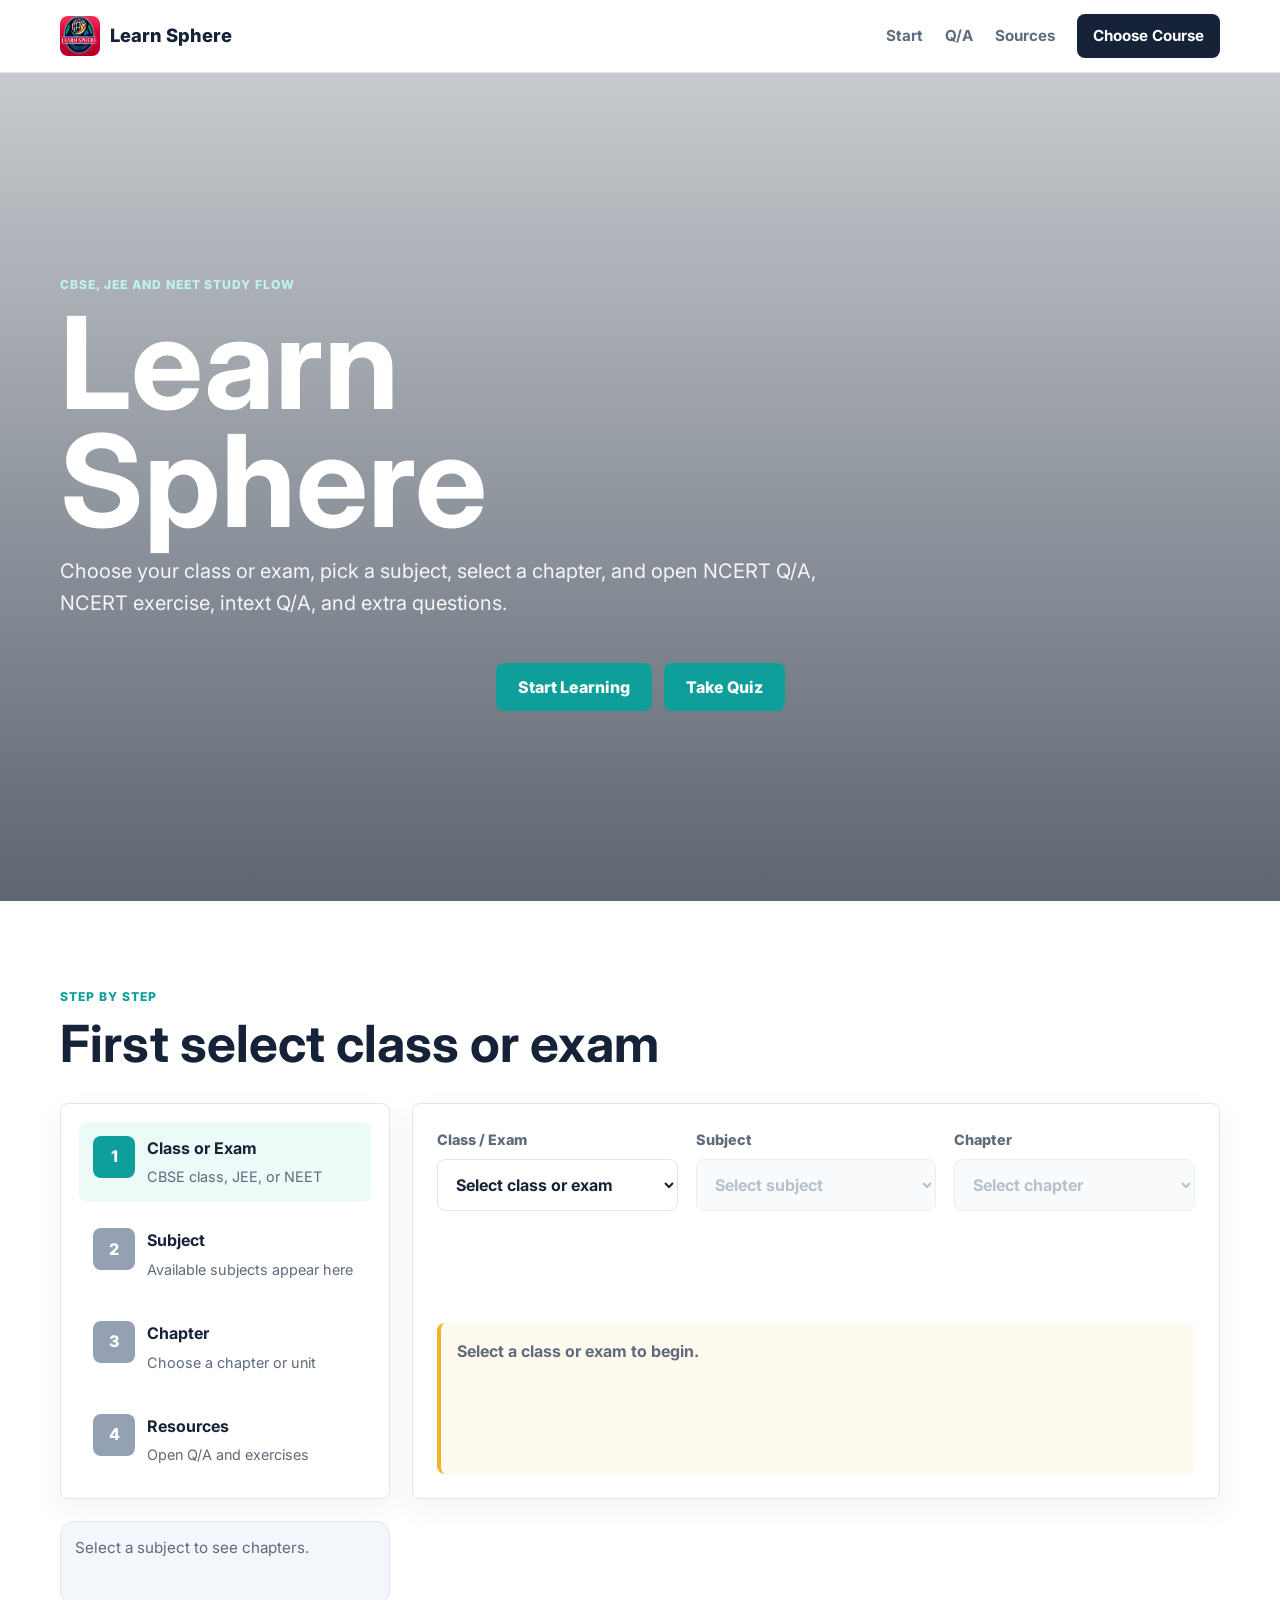
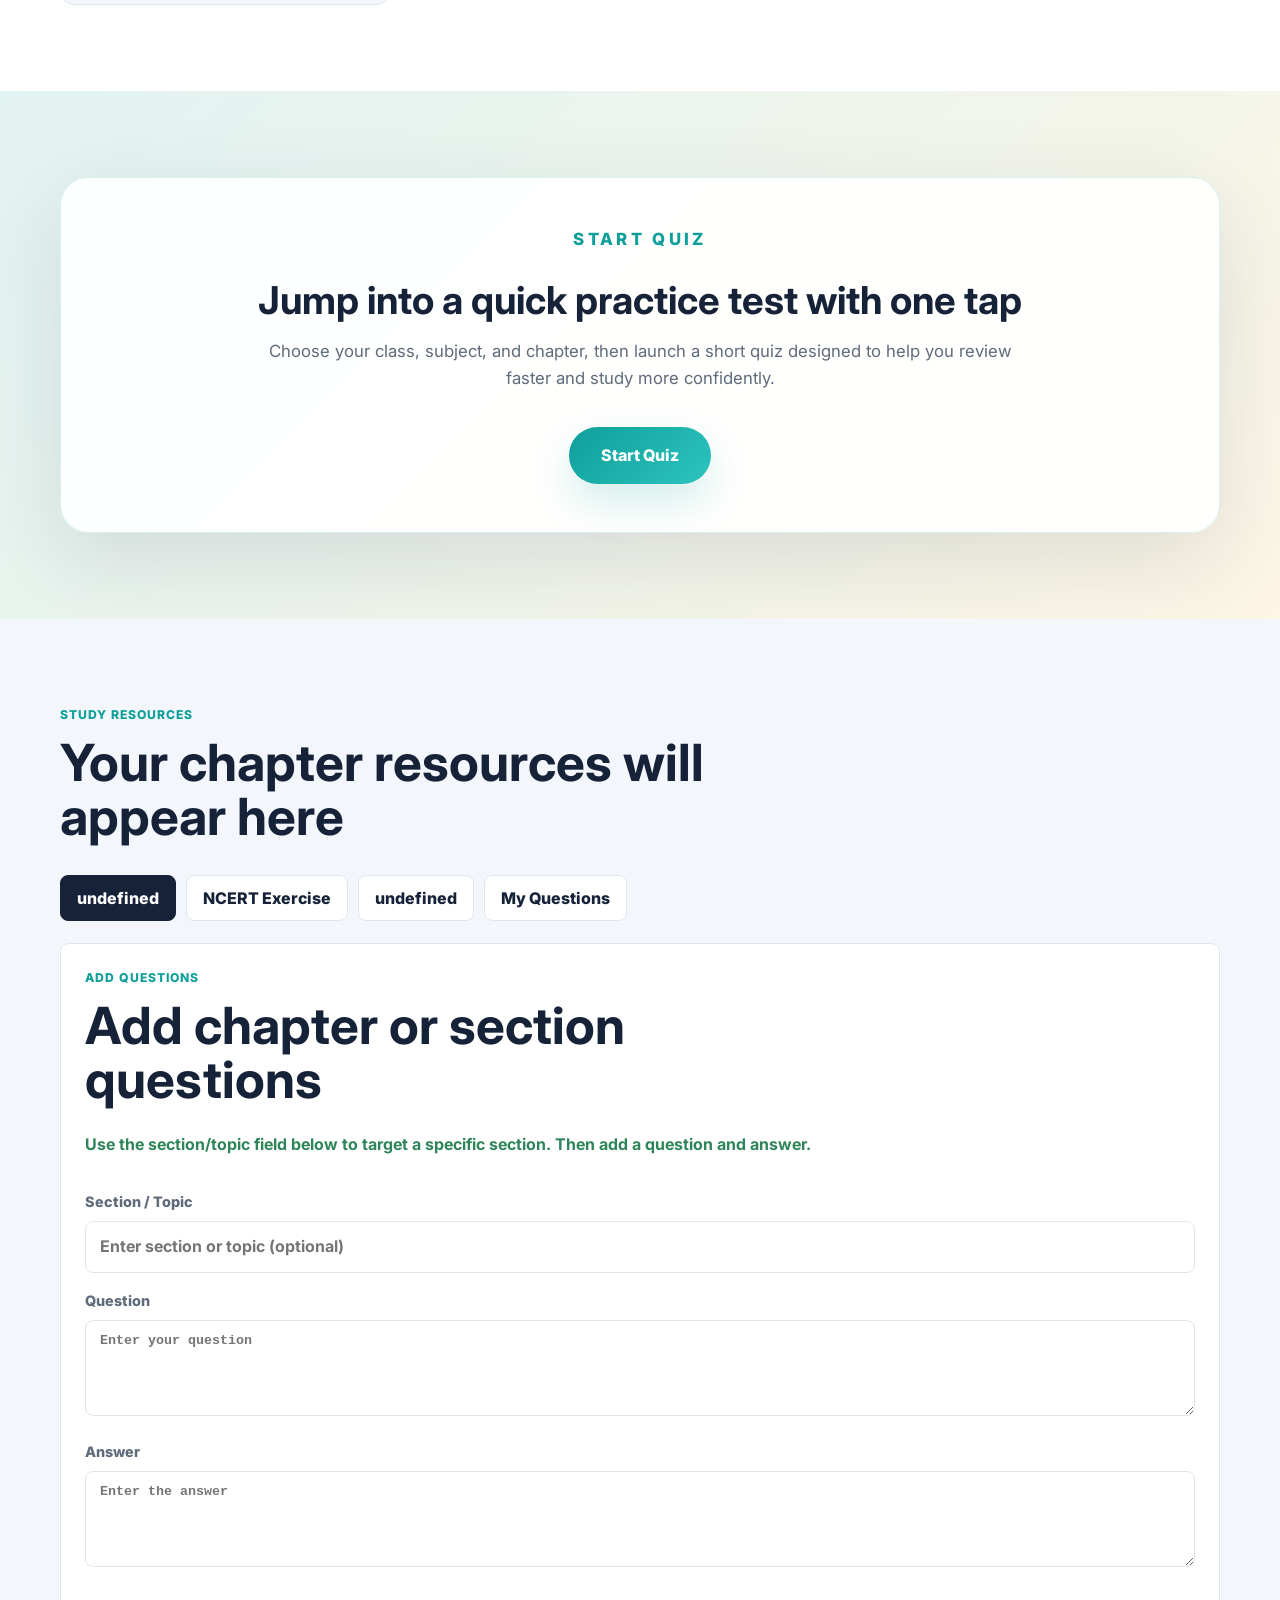
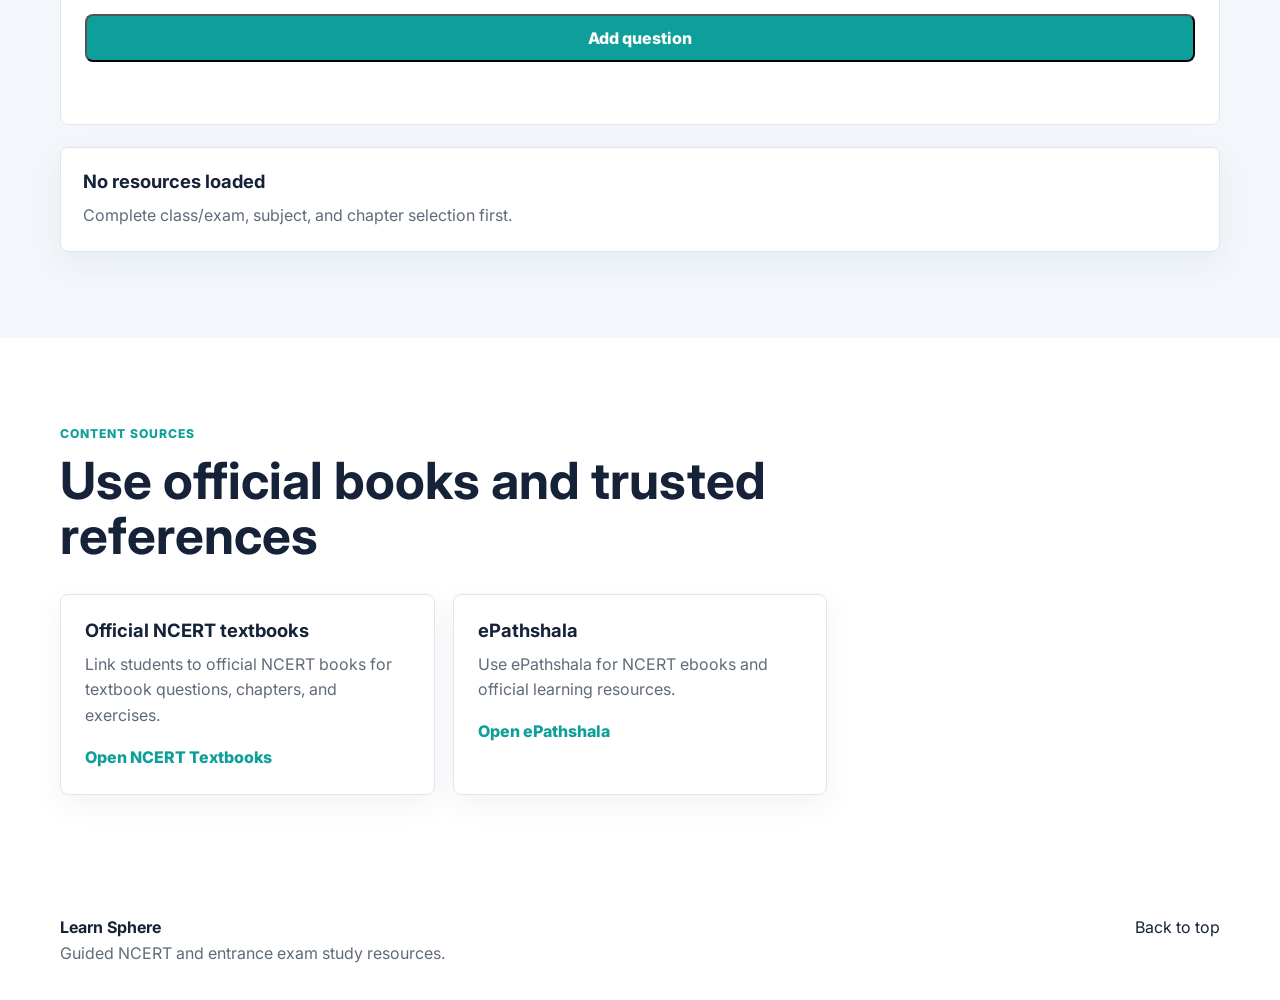
<file: index.html>
<!DOCTYPE html>
<html lang="en">
  <head>
    <meta charset="UTF-8" />
    <meta name="viewport" content="width=device-width, initial-scale=1.0" />
    <title>Learn Sphere | NCERT Q/A, Exercises and Practice</title>
    <link rel="preconnect" href="https://fonts.googleapis.com" />
    <link rel="preconnect" href="https://fonts.gstatic.com" crossorigin />
    <link
      href="https://fonts.googleapis.com/css2?family=Inter:wght@400;500;600;700;800&display=swap"
      rel="stylesheet"
    />
    <link rel="stylesheet" href="style.css" />
    <link rel="icon" href="favicon.ico" type="image/x-icon" />
  </head>
  <body>
    <header class="site-header">
      <nav class="nav" aria-label="Main navigation">
        <a class="brand" href="#top" aria-label="Learn Sphere home">
          <img class="brand-mark" src="logo.png" alt="Learn Sphere logo" />
          <span>Learn Sphere</span>
        </a>

        <button class="nav-toggle" aria-expanded="false" aria-controls="navLinks">
          <span></span>          
        </button>

        <div class="nav-links" id="navLinks">
          <a href="#selector">Start</a>
          <a href="#answerArea">Q/A</a>
          <a href="#sources">Sources</a>
          <a class="nav-action" href="#selector">Choose Course</a>
        </div>
      </nav>
    </header>

    <main id="top">
      <section class="hero">
        <div class="hero-bg" aria-hidden="true"></div>
        <div class="hero-content">
          <p class="eyebrow">CBSE, JEE and NEET study flow</p>
          <h1>Learn Sphere</h1>
          <p class="hero-copy">
            Choose your class or exam, pick a subject, select a chapter, and
            open NCERT Q/A, NCERT exercise, intext Q/A, and extra questions.
          </p>
          <div style="display:flex;gap:12px;justify-content:center;flex-wrap:wrap;">
  <a class="hero-button" href="#selector">Start Learning</a>
  <a class="hero-button" href="quiz/quiz.html">Take Quiz</a>
</div>
        </div>
      </section>

      <section class="section" id="selector">
        <div class="section-heading">
          <p class="eyebrow">Step by step</p>
          <h2>First select class or exam</h2>
        </div>

        <div class="study-app">
          <aside class="step-panel">
            <div class="step active" data-step="1">
              <span>1</span>
              <div>
                <strong>Class or Exam</strong>
                <p>CBSE class, JEE, or NEET</p>
              </div>
            </div>

            <div class="step" data-step="2">
              <span>2</span>
              <div>
                <strong>Subject</strong>
                <p>Available subjects appear here</p>
              </div>
            </div>

            <div class="step" data-step="3">
              <span>3</span>
              <div>
                <strong>Chapter</strong>
                <p>Choose a chapter or unit</p>
              </div>
            </div>

            <div class="step" data-step="4">
              <span>4</span>
              <div>
                <strong>Resources</strong>
                <p>Open Q/A and exercises</p>
              </div>
            </div>
          </aside>

          <div class="choice-panel">
            <div class="choice-block">
              <label for="courseSelect">Class / Exam</label>
              <select id="courseSelect">
                <option value="">Select class or exam</option>
              </select>
            </div>

            <div class="choice-block">
              <label for="subjectSelect">Subject</label>
              <select id="subjectSelect" disabled>
                <option value="">Select subject</option>
              </select>
            </div>

            <div class="choice-block">
              <label for="chapterSelect">Chapter</label>
              <select id="chapterSelect" disabled>
                <option value="">Select chapter</option>
              </select>
            </div>

            <div class="choice-block" id="exerciseBlock">
              <label for="exerciseSelect">Exercise</label>
              <select id="exerciseSelect" disabled>
                <option value="">Select exercise</option>
              </select>
            </div>

            <div class="selection-summary" id="selectionSummary">
              Select a class or exam to begin.
            </div>
          </div>

          <div id="chapterList" class="chapter-list">
            <p class="hint">Select a subject to see chapters.</p>
          </div>
        </div>
      </section>

      <section class="quiz-promo">
        <div class="quiz-card">
          <p class="eyebrow">Start quiz</p>
          <h2>Jump into a quick practice test with one tap</h2>
          <p>Choose your class, subject, and chapter, then launch a short quiz designed to help you review faster and study more confidently.</p>
          <a class="hero-button quiz-button" href="quiz/quiz.html" target="_blank" rel="noopener noreferrer">Start Quiz</a>
        </div>
      </section>

      <section class="band" id="answerArea">
        <div class="section-heading">
          <p class="eyebrow">Study resources</p>
          <h2 id="resourceTitle">Your chapter resources will appear here</h2>
        </div>

        <div class="resource-tabs" role="tablist" aria-label="Resource types">
          <button class="resource-tab" data-type="exercise">NCERT Exercise</button>
          <button class="resource-tab" data-type="intext">Intext Q/A</button>
          <button class="resource-tab" data-type="extra">Intext Q/A</button>
        </div>

        <section class="custom-qa-panel" id="customQaPanel">
          <div class="section-heading">
            <p class="eyebrow">Add questions</p>
            <h2>Add chapter or section questions</h2>
          </div>
          <div class="custom-qa-form">
            <p class="message">Use the section/topic field below to target a specific section. Then add a question and answer.</p>
            <div class="form-field">
              <label for="sectionInput">Section / Topic</label>
              <input id="sectionInput" placeholder="Enter section or topic (optional)" />
            </div>
            <div class="form-field">
              <label for="customQuestionInput">Question</label>
              <textarea id="customQuestionInput" rows="3" placeholder="Enter your question"></textarea>
            </div>
            <div class="form-field">
              <label for="customAnswerInput">Answer</label>
              <textarea id="customAnswerInput" rows="4" placeholder="Enter the answer"></textarea>
            </div>
            <button id="addQuestionButton" class="hero-button">Add question</button>
            <p id="addQuestionMessage" class="message" aria-live="polite"></p>
          </div>
        </section>

        <div class="qa-grid" id="qaGrid">
          <article class="empty-state">
            <h3>No chapter selected</h3>
            <p>Complete the three choices above to load questions and answers.</p>
          </article>
        </div>
      </section>

      <section class="section" id="sources">
        <div class="section-heading">
          <p class="eyebrow">Content sources</p>
          <h2>Use official books and trusted references</h2>
        </div>

        <div class="source-grid">
          <article>
            <h3>Official NCERT textbooks</h3>
            <p>
              Link students to official NCERT books for textbook questions,
              chapters, and exercises.
            </p>
            <a href="https://ncert.nic.in/textbook.php?ln=en" target="_blank" rel="noreferrer">
              Open NCERT Textbooks
            </a>
          </article>

          <article>
            <h3>ePathshala</h3>
            <p>
              Use ePathshala for NCERT ebooks and official learning resources.
            </p>
            <a href="https://epathshala.nic.in/" target="_blank" rel="noreferrer">
              Open ePathshala
            </a>
          </article>

            
        </div>
      </section>
    </main>

    <footer class="footer">
      <div>
        <strong>Learn Sphere</strong>
        <p>Guided NCERT and entrance exam study resources.</p>
      </div>
      <a href="#top">Back to top</a>
    </footer>

    <script src="script.js"></script>
  </body>
</html>
</file>
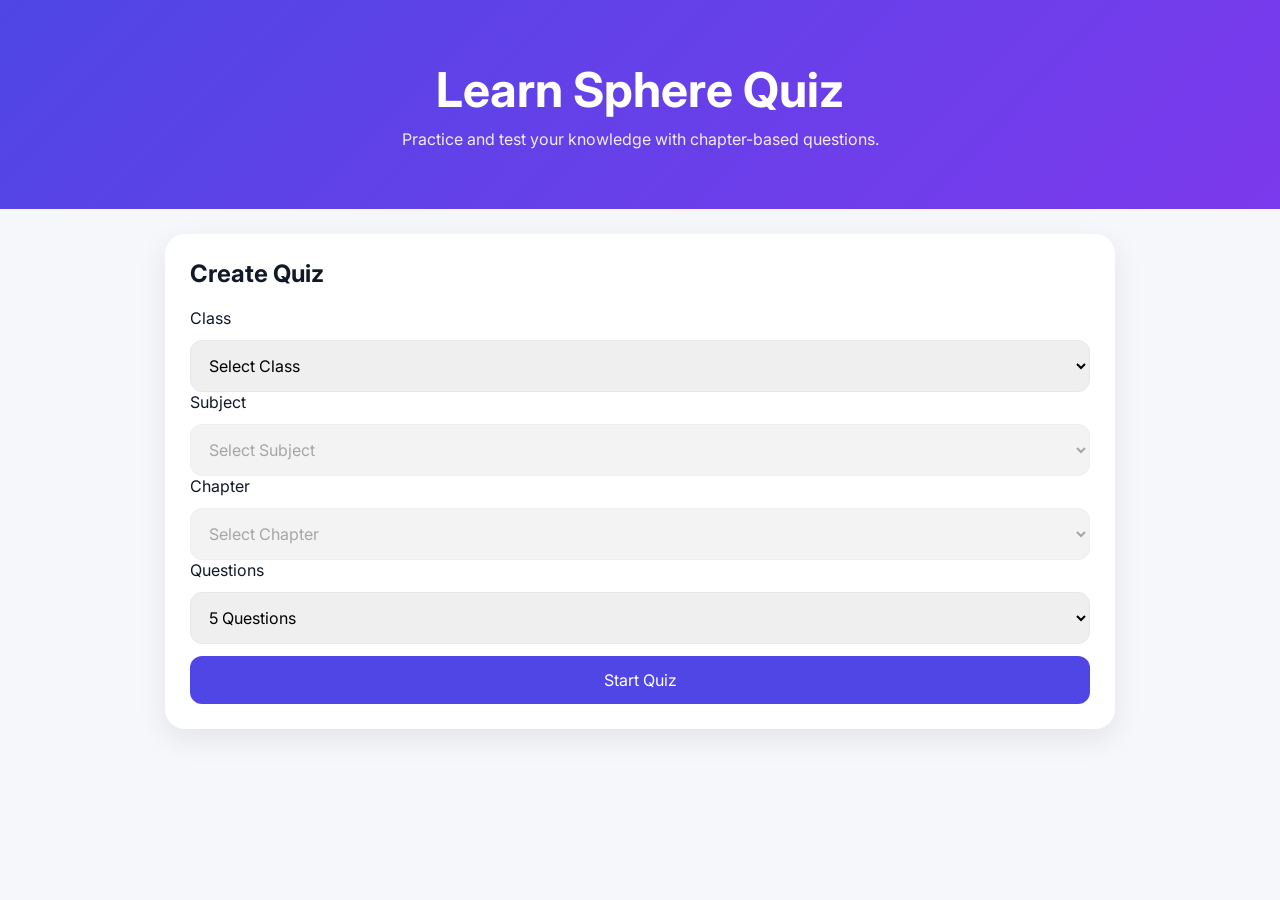
<file: quiz.html>
<!DOCTYPE html>
<html lang="en">
<head>
<meta charset="UTF-8">
<meta name="viewport" content="width=device-width, initial-scale=1.0">
<title>Learn Sphere Quiz</title>

<link rel="preconnect" href="https://fonts.googleapis.com">
<link href="https://fonts.googleapis.com/css2?family=Inter:wght@400;500;600;700;800&display=swap" rel="stylesheet">
<link rel="stylesheet" href="quiz.css">
<script src="quiz-data.js" defer></script>
<script src="quiz.js" defer></script>
</head>

<body>

<div class="quiz-header">
  <h1>Learn Sphere Quiz</h1>
  <p>Practice and test your knowledge with chapter-based questions.</p>
</div>

<div class="container">
  <div class="card setup-card" id="setupCard">
    <h2>Create Quiz</h2>

    <label for="classSelect">Class</label>
    <select id="classSelect"></select>

    <label for="subjectSelect">Subject</label>
    <select id="subjectSelect" disabled>
      <option value="">Select Subject</option>
    </select>

    <label for="chapterSelect">Chapter</label>
    <select id="chapterSelect" disabled>
      <option value="">Select Chapter</option>
    </select>

    <label for="questionCountSelect">Questions</label>
    <select id="questionCountSelect">
      <option value="5">5 Questions</option>
      <option value="10">10 Questions</option>
      <option value="20">20 Questions</option>
    </select>

    <button id="startQuizButton" type="button">Start Quiz</button>
  </div>

  <div id="quizBox" class="card hidden">
    <div class="timer">Time left: <span id="timer">60</span>s</div>
    <div class="progress">
      <div class="progress-bar" id="progressBar"></div>
    </div>
    <div class="question" id="question"></div>
    <div id="options"></div>
    <div class="quiz-actions">
      <button id="nextQuestionButton" type="button">Next Question</button>
    </div>
  </div>

  <div id="resultBox" class="card hidden">
    <h2>Quiz Completed</h2>
    <p class="score-number" id="scoreText">0 / 0</p>
    <div class="result-stats">
      <div class="stat-box">
        <strong>Correct</strong>
        <p id="correctCount">0</p>
      </div>
      <div class="stat-box">
        <strong>Total</strong>
        <p id="totalCount">0</p>
      </div>
    </div>
    <div class="quiz-actions">
      <button id="restartQuizButton" type="button">Restart Quiz</button>
      <a class="back-home" href="../index.html">Back to Home</a>
    </div>
  </div>
</div>

</body>
</html>
</file>
<file: style.css>
:root {
  --ink: #152238;
  --muted: #5f6b7a;
  --line: #dfe6ee;
  --paper: #ffffff;
  --wash: #f3f7fb;
  --teal: #0f9f9a;
  --green: #2f855a;
  --gold: #f0b429;
  --coral: #e45757;
  --shadow: 0 18px 45px rgba(23, 43, 77, 0.12);
}

* {
  box-sizing: border-box;
}

html {
  scroll-behavior: smooth;
}

body {
  margin: 0;
  color: var(--ink);
  background: var(--paper);
  font-family: "Inter", Arial, sans-serif;
  line-height: 1.6;
}

a {
  color: inherit;
  text-decoration: none;
}

button,
input,
select {
  font: inherit;
}

.site-header {
  position: sticky;
  top: 0;
  z-index: 10;
  border-bottom: 1px solid rgba(223, 230, 238, 0.85);
  background: rgba(255, 255, 255, 0.94);
  backdrop-filter: blur(16px);
}

.nav {
  width: min(1160px, calc(100% - 32px));
  min-height: 72px;
  margin: 0 auto;
  display: flex;
  align-items: center;
  justify-content: space-between;
  gap: 24px;
}

.brand {
  display: inline-flex;
  align-items: center;
  gap: 10px;
  font-weight: 800;
  font-size: 1.15rem;
}

.brand-mark {
  width: 40px;
  height: 40px;
  display: grid;
  place-items: center;
  border-radius: 8px;
  overflow: hidden;
  background: var(--teal);
}

.brand-mark img {
  width: 100%;
  height: 100%;
  object-fit: contain;
  display: block;
}

.nav-links {
  display: flex;
  align-items: center;
  gap: 22px;
  color: var(--muted);
  font-weight: 700;
  font-size: 0.95rem;
}

.nav-links a:hover {
  color: var(--ink);
}

.nav-action {
  padding: 10px 16px;
  border-radius: 8px;
  color: #ffffff !important;
  background: var(--ink);
}

.nav-toggle {
  display: none;
  width: 42px;
  height: 42px;
  border: 1px solid var(--line);
  border-radius: 8px;
  background: #ffffff;
}

.nav-toggle span {
  display: block;
  width: 18px;
  height: 2px;
  margin: 4px auto;
  background: var(--ink);
}

.hero {
  position: relative;
  min-height: calc(100vh - 72px);
  display: grid;
  align-items: center;
  padding: 84px 0 72px;
  overflow: hidden;
}

.hero-bg {
  position: absolute;
  inset: 0;
  background-image:
    linear-gradient(rgba(12, 25, 43, 0.22), rgba(12, 25, 43, 0.68)),
    url("https://images.unsplash.com/photo-1523580846011-d3a5bc25702b?auto=format&fit=crop&w=1800&q=80");
  background-position: center;
  background-size: cover, 115% auto;
  background-repeat: no-repeat;
  transform: scale(1.05);
}

.hero-content {
  position: relative;
  width: min(1160px, calc(100% - 32px));
  margin: 0 auto;
  color: #ffffff;
}

.eyebrow {
  margin: 0 0 10px;
  color: var(--teal);
  text-transform: uppercase;
  font-size: 0.76rem;
  font-weight: 800;
  letter-spacing: 0.08em;
}

.hero .eyebrow {
  color: #bff6ec;
}

h1,
h2,
h3,
p {
  margin-top: 0;
}

h1 {
  max-width: 760px;
  margin-bottom: 16px;
  font-size: clamp(3.4rem, 10vw, 8.4rem);
  line-height: 0.92;
}

h2 {
  margin-bottom: 16px;
  font-size: clamp(2rem, 4vw, 3.2rem);
  line-height: 1.06;
}

h3 {
  margin-bottom: 10px;
  font-size: 1.15rem;
  line-height: 1.25;
}

.hero-copy {
  max-width: 760px;
  color: rgba(255, 255, 255, 0.92);
  font-size: clamp(1rem, 2vw, 1.25rem);
}

.hero-button {
  display: inline-flex;
  align-items: center;
  justify-content: center;
  min-height: 48px;
  margin-top: 24px;
  padding: 0 22px;
  border-radius: 8px;
  color: #ffffff;
  background: var(--teal);
  font-weight: 800;
}

.section,
.band,
.quiz-promo {
  padding: 86px 0;
}

.section > *,
.band > *,
.quiz-promo > * {
  width: min(1160px, calc(100% - 32px));
  margin-left: auto;
  margin-right: auto;
}

.quiz-promo {
  background: linear-gradient(135deg, rgba(15, 159, 154, 0.12), rgba(240, 180, 41, 0.12));
}

.quiz-card {
  display: grid;
  gap: 18px;
  padding: 48px 40px;
  border-radius: 28px;
  background: rgba(255, 255, 255, 0.95);
  border: 1px solid rgba(15, 159, 154, 0.16);
  box-shadow: 0 28px 90px rgba(23, 43, 77, 0.12);
  text-align: center;
}

.quiz-card .eyebrow {
  color: var(--teal);
  letter-spacing: 0.2em;
}

.quiz-card h2 {
  margin: 0;
  font-size: clamp(2rem, 3vw, 3.4rem);
  line-height: 1.02;
  color: var(--ink);
}

.quiz-card p {
  max-width: 760px;
  margin-left: auto;
  margin-right: auto;
  color: var(--muted);
  font-size: 1.05rem;
}

.quiz-button {
  width: fit-content;
  margin: 0 auto;
  padding: 16px 32px;
  border-radius: 999px;
  box-shadow: 0 18px 40px rgba(15, 159, 154, 0.18);
  background: linear-gradient(135deg, var(--teal), #2dc4be);
}

.quiz-button:hover {
  transform: translateY(-1px);
}

.section-heading {
  margin-bottom: 32px;
}

.section-heading h2 {
  max-width: 760px;
}

.band {
  background: var(--wash);
}

.study-app {
  display: grid;
  grid-template-columns: 330px 1fr;
  gap: 22px;
}

.step-panel,
.choice-panel,
.qa-grid article,
.source-grid article {
  border: 1px solid var(--line);
  border-radius: 8px;
  background: #ffffff;
  box-shadow: 0 10px 30px rgba(23, 43, 77, 0.06);
}

.step-panel {
  padding: 18px;
  display: grid;
  gap: 12px;
}

.step {
  display: grid;
  grid-template-columns: 42px 1fr;
  gap: 12px;
  align-items: start;
  padding: 14px;
  border-radius: 8px;
  color: var(--muted);
}

.step span {
  width: 42px;
  height: 42px;
  display: grid;
  place-items: center;
  border-radius: 8px;
  color: #ffffff;
  background: #93a1b2;
  font-weight: 800;
}

.step strong {
  display: block;
  color: var(--ink);
}

.step p {
  margin: 4px 0 0;
  font-size: 0.9rem;
}

.step.active {
  background: #ecfbf8;
}

.step.active span {
  background: var(--teal);
}

.choice-panel {
  padding: 24px;
  display: grid;
  grid-template-columns: repeat(3, 1fr);
  gap: 18px;
}

.choice-block label,
.form-field label {
  display: block;
  margin-bottom: 8px;
  color: var(--muted);
  font-weight: 800;
  font-size: 0.9rem;
}

.custom-qa-panel {
  border: 1px solid var(--line);
  border-radius: 8px;
  background: #ffffff;
  padding: 24px;
  margin-bottom: 22px;
}

.custom-qa-form {
  display: grid;
  gap: 16px;
}

.form-field input,
.form-field textarea,
.choice-block input,
.choice-block select {
  width: 100%;
  min-height: 52px;
  border: 1px solid var(--line);
  border-radius: 8px;
  padding: 12px 14px;
  color: var(--ink);
  background: #ffffff;
  font-weight: 700;
}

.form-field textarea {
  min-height: 96px;
  resize: vertical;
}

.message {
  margin-top: 6px;
  color: var(--green);
  font-weight: 700;
}

.choice-block select {
  width: 100%;
  min-height: 52px;
  border: 1px solid var(--line);
  border-radius: 8px;
  padding: 0 14px;
  color: var(--ink);
  background: #ffffff;
  font-weight: 700;
}

.choice-block select:disabled {
  color: #9aa7b6;
  background: #f7f9fb;
}

.chapter-list {
  display: grid;
  gap: 10px;
  grid-template-columns: repeat(auto-fit, minmax(140px, 1fr));
  padding: 14px;
  min-height: 84px;
  border: 1px solid var(--line);
  border-radius: 14px;
  background: var(--wash);
}

.chapter-list button {
  border: 1px solid var(--line);
  border-radius: 12px;
  padding: 11px 14px;
  text-align: left;
  background: #ffffff;
  color: var(--ink);
  cursor: pointer;
  transition: border-color 0.2s ease, background 0.2s ease, color 0.2s ease;
}

.chapter-list button:hover {
  border-color: var(--teal);
  background: rgba(15, 159, 154, 0.08);
}

.chapter-list button.active {
  background: var(--teal);
  color: #ffffff;
  border-color: var(--teal);
}

.chapter-list .hint {
  margin: 0;
  color: var(--muted);
  font-size: 0.95rem;
}

.selection-summary {
  grid-column: 1 / -1;
  padding: 16px;
  border-left: 4px solid var(--gold);
  border-radius: 8px;
  color: var(--muted);
  background: #fffaf0;
  font-weight: 700;
}

.resource-tabs {
  display: flex;
  gap: 10px;
  flex-wrap: wrap;
  margin-bottom: 22px;
}

.resource-tab {
  min-height: 46px;
  border: 1px solid var(--line);
  border-radius: 8px;
  padding: 0 16px;
  color: var(--ink);
  background: #ffffff;
  font-weight: 800;
  cursor: pointer;
}

.resource-tab.active {
  color: #ffffff;
  background: var(--ink);
  border-color: var(--ink);
}

.qa-grid {
  display: grid;
  grid-template-columns: repeat(2, 1fr);
  gap: 18px;
}

.qa-grid article {
  padding: 22px;
}

.custom-qa-panel h2 {
  margin-top: 0;
}

.custom-qa-panel .section-heading {
  margin-bottom: 20px;
}

.qa-grid article span {
  display: inline-block;
  margin-bottom: 10px;
  color: var(--green);
  font-size: 0.78rem;
  font-weight: 800;
  text-transform: uppercase;
  letter-spacing: 0.08em;
}

.qa-grid article p {
  color: var(--muted);
}

.qa-grid article p:last-child {
  margin-bottom: 0;
}

.empty-state {
  grid-column: 1 / -1;
}

.source-grid {
  display: grid;
  grid-template-columns: repeat(3, 1fr);
  gap: 18px;
}

.source-grid article {
  padding: 24px;
}

.source-grid p {
  color: var(--muted);
}

.source-grid a {
  color: var(--teal);
  font-weight: 800;
}

.footer {
  width: min(1160px, calc(100% - 32px));
  margin: 0 auto;
  padding: 34px 0;
  display: flex;
  justify-content: space-between;
  gap: 20px;
  color: var(--muted);
}

.footer p {
  margin-bottom: 0;
}

.footer strong,
.footer a {
  color: var(--ink);
}

@media (max-width: 960px) {
  .study-app,
  .choice-panel,
  .qa-grid,
  .source-grid {
    grid-template-columns: 1fr;
  }

  .choice-panel {
    grid-template-columns: 1fr;
  }
}

@media (max-width: 720px) {
  .nav {
    min-height: 64px;
  }

  .nav-toggle {
    display: block;
  }

  .nav-links {
    position: absolute;
    top: 64px;
    left: 0;
    right: 0;
    display: none;
    padding: 16px;
    border-bottom: 1px solid var(--line);
    background: #ffffff;
  }

  .nav-links.open {
    display: grid;
  }

  .nav-action {
    text-align: center;
  }

  .hero {
    min-height: auto;
    padding: 74px 0 64px;
  }

  .section,
  .band {
    padding: 64px 0;
  }

  .footer {
    display: grid;
  }
}
</file>
<file: quiz.css>
:root{
  --primary:#4f46e5;
  --secondary:#7c3aed;
  --success:#16a34a;
  --danger:#dc2626;
  --bg:#f5f7fb;
  --card:#ffffff;
  --text:#111827;
  --border:#e5e7eb;
}

*{
  margin:0;
  padding:0;
  box-sizing:border-box;
  font-family:'Inter',sans-serif;
}

body{
  background:var(--bg);
  color:var(--text);
  min-height:100vh;
}

.quiz-header{
  background:linear-gradient(135deg,var(--primary),var(--secondary));
  color:white;
  text-align:center;
  padding:60px 20px;
}

.quiz-header h1{
  font-size:3rem;
  margin-bottom:10px;
}

.quiz-header p{
  opacity:.9;
}

.container{
  max-width:1000px;
  margin:auto;
  padding:25px;
}

.card{
  background:var(--card);
  border-radius:20px;
  padding:25px;
  box-shadow:0 10px 30px rgba(0,0,0,.08);
}

.card h2{
  margin-bottom:20px;
}

select,
button{
  width:100%;
  padding:14px;
  border-radius:12px;
  border:1px solid var(--border);
  margin-top:12px;
  font-size:16px;
}

button{
  background:var(--primary);
  color:white;
  border:none;
  cursor:pointer;
  transition:.2s;
}

button:hover{
  transform:translateY(-2px);
}

.timer{
  font-size:22px;
  font-weight:700;
  color:var(--danger);
  text-align:right;
  margin-bottom:15px;
}

.progress{
  width:100%;
  height:12px;
  background:#e5e7eb;
  border-radius:20px;
  overflow:hidden;
  margin-bottom:20px;
}

.progress-bar{
  height:100%;
  width:0%;
  background:var(--primary);
  transition:.3s;
}

.question{
  font-size:1.3rem;
  font-weight:600;
  margin-bottom:20px;
}

.option{
  background:#f3f4f6;
  padding:15px;
  border-radius:12px;
  margin-bottom:12px;
  cursor:pointer;
  border:2px solid transparent;
  transition:.2s;
}

.option:hover{
  background:#e0e7ff;
}

.option.selected{
  border-color:var(--primary);
  background:#eef2ff;
}

.option.correct{
  background:#dcfce7;
  border-color:var(--success);
}

.option.wrong{
  background:#fee2e2;
  border-color:var(--danger);
}

.quiz-actions{
  display:flex;
  gap:10px;
  margin-top:20px;
}

.quiz-actions button{
  flex:1;
}

.result-card{
  text-align:center;
}

.score-number{
  font-size:3rem;
  font-weight:800;
  color:var(--primary);
}

.result-stats{
  display:grid;
  grid-template-columns:repeat(auto-fit,minmax(150px,1fr));
  gap:15px;
  margin-top:25px;
}

.stat-box{
  background:#f8fafc;
  border-radius:12px;
  padding:15px;
}

.back-home{
  display:inline-block;
  margin-top:20px;
  text-decoration:none;
  color:white;
  background:var(--primary);
  padding:12px 20px;
  border-radius:12px;
}

.dark-toggle{
  position:fixed;
  right:20px;
  top:20px;
  width:auto;
  padding:10px 16px;
}

body.dark{
  --bg:#0f172a;
  --card:#1e293b;
  --text:#f8fafc;
  --border:#334155;
}

.hidden{
  display:none !important;
}

@media(max-width:768px){
  .quiz-header h1{
    font-size:2rem;
  }

  .container{
    padding:15px;
  }

  .card{
    padding:18px;
  }

  .question{
    font-size:1.1rem;
  }

  .quiz-actions{
    flex-direction:column;
  }
}
</file>
